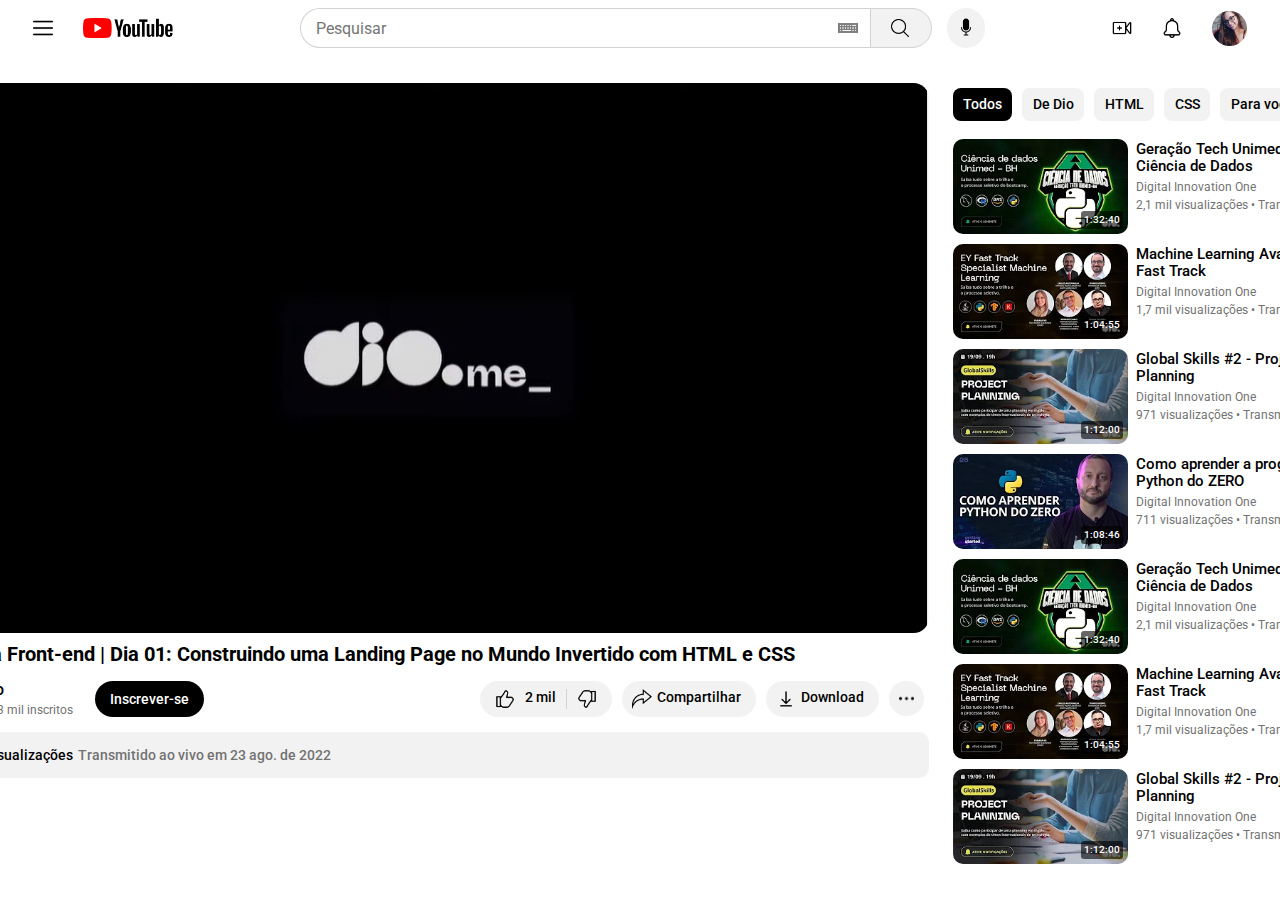
<file: Clonando a Página do Youtube com CSS/index.html>
<!DOCTYPE html>
<html lang="pt-br">

<head>
    <meta charset="UTF-8">
    <meta name="viewport" content="width=device-width, initial-scale=1.0">
    <title>DIO.me | CSS II: Desafio I</title>

    <link rel="stylesheet" href="assets/css/style.css">
</head>

<body>
    <header>
        <nav class="menu_main">
            <div class="menu_home">
                <img src="assets/images/icon/menu.png" class="icon" alt="">
                <img src="assets/images/youtubeLogo.png" id="website_logo" alt="">
            </div>

            <div class="menu_search">
                <input type="search" name="" id="" placeholder="Pesquisar">
                <img src="assets/images/icon/keyboard.png" class="icon" alt="">
                
                <div class="colored">
                    <img src="assets/images/icon/search.png" class="icon" alt="">
                </div>

                <div class="round colored">
                    <img src="assets/images/icon/mic.png" class="icon other" alt="">
                </div>
            </div>
            
            <div class="menu_user-actions">
                <img src="assets/images/icon/add-video.png" class="icon" alt="">
                <img src="assets/images/icon/notification-bell.png" class="icon" alt="">

                <img src="assets/images/avatarCanalUsuario.png" class="avatar avatar_user-channel" alt="">
            </div>
        </nav>
    </header>

    <main>
        <section class="video_container">
            <article class="video_content">
                <img src="assets/images/videoConteudo.png" id="video_streaming" class="video" alt="">
            </article>

            <article class="video_details">
                <h1 id="video_title">Semana Front-end | Dia 01: Construindo uma Landing Page no Mundo Invertido com HTML e CSS</h1>
                
                <div class="video_actions">
                    <div class="channel_preview">
                        <img src="assets/images/avatarCanalYoutube.jpg" class="avatar avatar_streaming-channel" alt="">
                        <div class="channel_info">
                            <p id="channel_info-title">Dio</p>
                            <p>83,3 mil inscritos</p>
                        </div>
                        
                    <button id="subscribe_button">Inscrever-se</button>
                    </div>

                <div class="video_actions">  
                    <div class="colored video_actions reaction">
                        <div class="feedback">
                            <img src="assets/images/icon/thumbs-up.png" class="icon" title='Marcar como "Gostei"' alt="">
                            <p>2 mil</p>
                        </div>
                        <img src="assets/images/icon/thumbs-down.png" class="icon" title='Marcar como "Não gostei"' alt="">
                    </div>
                    
                    <div class="colored video_actions other">
                        <img src="assets/images/icon/share.png" class="icon" title="Compartilhar" alt="">
                        <p>Compartilhar</p>
                    </div>
                    
                    <div class="colored video_actions other">
                        <img src="assets/images/icon/download.png" class="icon" title="Download" alt="">
                        <p>Download</p>
                    </div>

                    <div class="round colored video_actions other">
                        <img src="assets/images/icon/more_horizontal.png" class="icon" alt="">
                    </div>
                </div>
                </div>

                <details id="video_details-info">
                    <summary class="video_details-data">
                        <p>28.418 visualizações</p>
                        <p>Transmitido ao vivo em 23 ago. de 2022</p>
                    </summary>

                    <div class="video_details-description">
                        <p>Inicie uma aventura imersiva no mundo do Front-end com HTML e CSS. Para isso, criaremos uma
                            landing page com a temática da série Stranger Things, a qual contará com a implementação de um
                            theme switcher (light e dark) para explorarmos os mistérios do mundo invertido.</p>
                        </div>
                </details>
            </article>
        </section>

        <aside>
            <section class="sidebar">
                <article class="categories_sidebar">
                    <div class="video_categories">
                        <ul class="suggested_categories">
                            <li class="selected_suggested_category">Todos</li>
                            <li>De Dio</li>
                            <li>HTML</li>
                            <li>CSS</li>
                            <li>Para você</li>
                        </ul>

                        <img src="assets/images/icon/right-pointed_arrow.png" class="icon" alt="">
                    </div>
                </article>

                <article class="recommended_sidebar-video">
                    <div class="video_thumbnail">
                        <img src="assets/images/sidebar/a4517af358672fc9b1abddb2fe5faf42.png" class="video"
                        alt="">
                        <p class="video_timestamp">1:32:40</p>
                    </div>

                    <div class="recommended_sidebar-video_info">
                        <p class="suggested_video-title">Geração Tech Unimed - BH - Ciência de Dados</p>
                        <p>Digital Innovation One</p>
                        <p>2,1 mil visualizações • Transmitido...</p>
                    </div>
                    <img src="assets/images/icon/more_vertical.png" class="icon" alt="">
                </article>

                <!-- scrum talks -->

                <article class="recommended_sidebar-video">
                    <div class="video_thumbnail">
                        <img src="assets/images/sidebar/799f7d106fa23e01cdd29dd12e77868e.png" class="video"
                        alt="">
                        <p class="video_timestamp">1:04:55</p>
                    </div>

                    <div class="recommended_sidebar-video_info">
                        <p class="suggested_video-title">Machine Learning Avançado - Fast Track</p>
                        <p>Digital Innovation One</p>
                        <p>1,7 mil visualizações • Transmitido...</p>
                    </div>
                    <img src="assets/images/icon/more_vertical.png" class="icon" alt="">
                </article>

                <article class="recommended_sidebar-video">
                    <div class="video_thumbnail">
                        <img src="assets/images/sidebar/e38fba1dbc09654449afab6b748e2957.png" class="video"
                        alt="">
                        <p class="video_timestamp">1:12:00</p>
                    </div>

                    <div class="recommended_sidebar-video_info">
                        <p class="suggested_video-title">Global Skills #2 - Project Planning</p>
                        <p>Digital Innovation One</p>
                        <p>971 visualizações • Transmitido...</p>
                    </div>
                    <img src="assets/images/icon/more_vertical.png" class="icon" alt="">
                </article>

                <article class="recommended_sidebar-video">
                    <div class="video_thumbnail">
                        <img src="assets/images/sidebar/3c31408bfbba041512d82157cb9e1c91.png" class="video"
                        alt="">
                        <p class="video_timestamp">1:08:46</p>
                    </div>

                    <div class="recommended_sidebar-video_info">
                        <p class="suggested_video-title">Como aprender a programar Python do ZERO</p>
                        <p>Digital Innovation One</p>
                        <p>711 visualizações • Transmitido...</p>
                    </div>
                    <img src="assets/images/icon/more_vertical.png" class="icon" alt="">
                </article>

                <article class="recommended_sidebar-video">
                    <div class="video_thumbnail">
                        <img src="assets/images/sidebar/a4517af358672fc9b1abddb2fe5faf42.png" class="video"
                        alt="">
                        <p class="video_timestamp">1:32:40</p>
                    </div>

                    <div class="recommended_sidebar-video_info">
                        <p class="suggested_video-title">Geração Tech Unimed - BH - Ciência de Dados</p>
                        <p>Digital Innovation One</p>
                        <p>2,1 mil visualizações • Transmitido...</p>
                    </div>
                    <img src="assets/images/icon/more_vertical.png" class="icon" alt="">
                </article>

                <!-- scrum talks -->

                <article class="recommended_sidebar-video">
                    <div class="video_thumbnail">
                        <img src="assets/images/sidebar/799f7d106fa23e01cdd29dd12e77868e.png" class="video"
                        alt="">
                        <p class="video_timestamp">1:04:55</p>
                    </div>

                    <div class="recommended_sidebar-video_info">
                        <p class="suggested_video-title">Machine Learning Avançado - Fast Track</p>
                        <p>Digital Innovation One</p>
                        <p>1,7 mil visualizações • Transmitido...</p>
                    </div>
                    <img src="assets/images/icon/more_vertical.png" class="icon" alt="">
                </article>

                <article class="recommended_sidebar-video">
                    <div class="video_thumbnail">
                        <img src="assets/images/sidebar/e38fba1dbc09654449afab6b748e2957.png" class="video"
                        alt="">
                        <p class="video_timestamp">1:12:00</p>
                    </div>

                    <div class="recommended_sidebar-video_info">
                        <p class="suggested_video-title">Global Skills #2 - Project Planning</p>
                        <p>Digital Innovation One</p>
                        <p>971 visualizações • Transmitido...</p>
                    </div>
                    <img src="assets/images/icon/more_vertical.png" class="icon" alt="">
                </article>
            </section>
        </aside>
    </main>
</body>

</html>
</file>
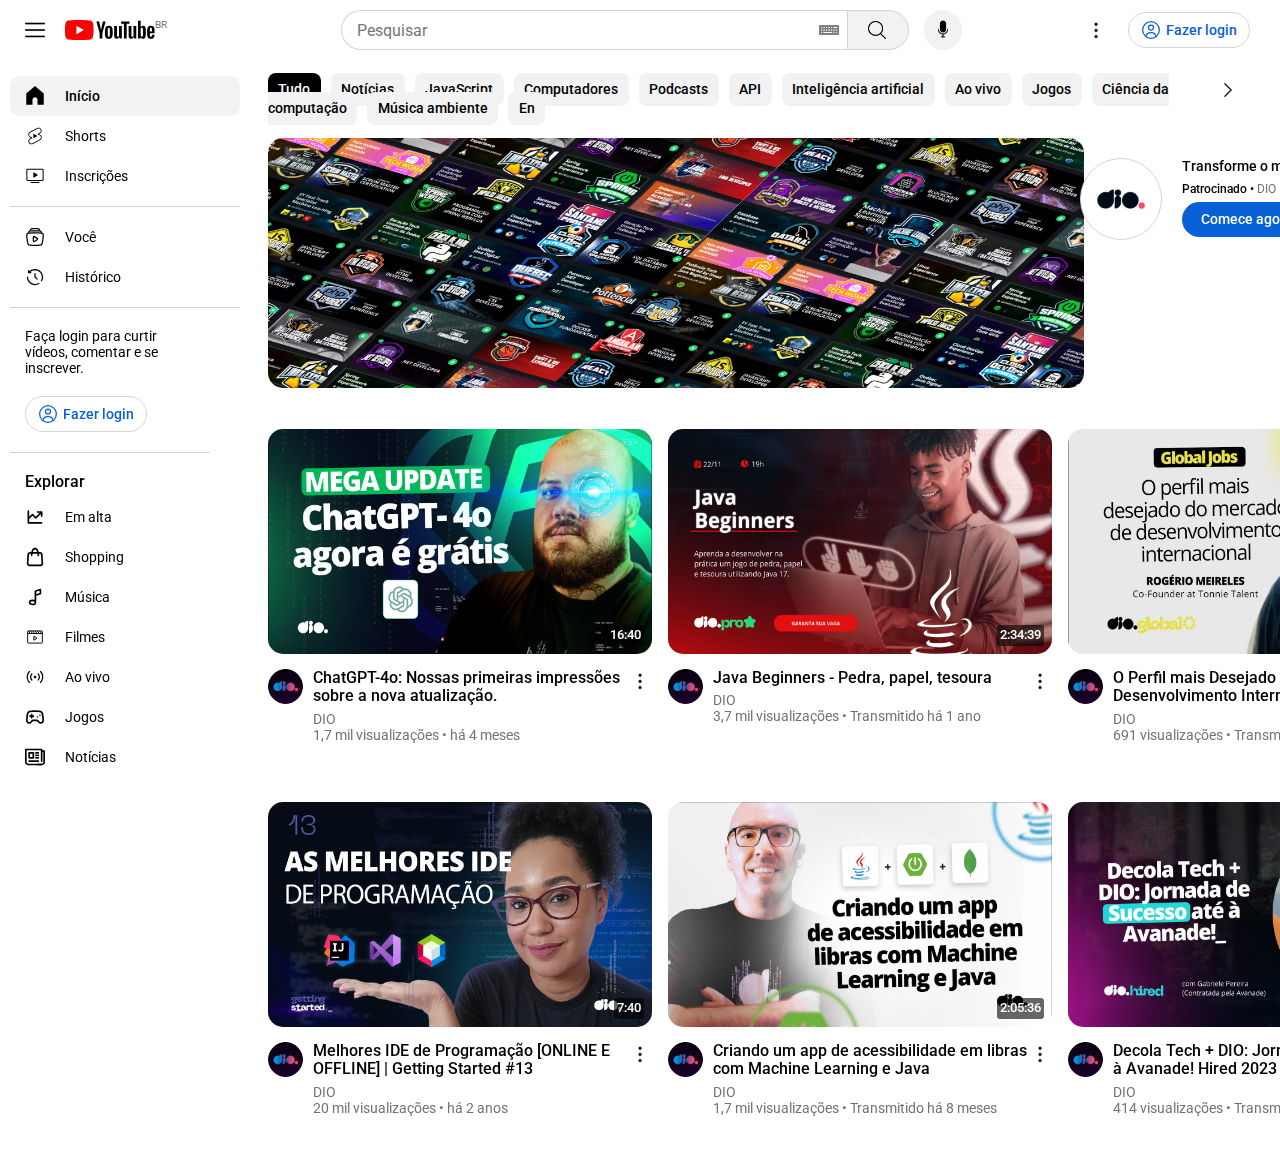
<file: Reproduzindo a Listagem do YouTube com Grid Layout no CSS/index.html>
<!DOCTYPE html>
<html lang="pt-br">

<head>
    <meta charset="UTF-8">
    <meta name="viewport" content="width=device-width, initial-scale=1.0">
    <title>DIO.me | CSS II: Desafio II</title>

    <link rel="stylesheet" href="assets/css/style.css">
</head>

<body>
    <header id="main_header">
        <nav class="menu_main">
            <div class="menu_home">
                <img src="assets/icons/menu.png" class="icon" alt="Botão menu">
                <img src="assets/icons/svg/logo/youtube.svg" id="website_logo" alt="Youtube"><sup aria-hidden="true">BR</sup>
            </div>

            <div class="menu_search">
                <label for="search_query">Pesquisar</label>
                <input type="search" name="search_input" id="search_query" placeholder="Pesquisar">
                <img src="assets/icons/keyboard.png" class="icon" alt="Ícone teclado virtual">

                <div class="colored">
                    <img src="assets/icons/search.png" class="icon" alt="Ícone lupa de pesquisa">
                </div>

                <div class="round colored">
                    <img src="assets/icons/mic.png" class="icon other" alt="Ícone pesquisar por voz">
                </div>
            </div>

            <div class="menu_user-actions">
                <img src="assets/icons/more_vertical.png" id="more_options" class="icon" alt="Botão mais opções">

                <div class="menu_user-login">
                    <svg width="800px" height="800px" viewBox="0 0 24 24" fill="none"
                        xmlns="http://www.w3.org/2000/svg">

                        <g id="SVGRepo_bgCarrier" stroke-width="0" />

                        <g id="SVGRepo_tracerCarrier" stroke-linecap="round" stroke-linejoin="round" />

                        <g id="SVGRepo_iconCarrier">
                            <circle cx="12" cy="9" r="3" stroke="#065fd4" stroke-width="1.5" />
                            <circle cx="12" cy="12" r="10" stroke="#065fd4" stroke-width="1.5" />
                            <path
                                d="M17.9691 20C17.81 17.1085 16.9247 15 11.9999 15C7.07521 15 6.18991 17.1085 6.03076 20"
                                stroke="#065fd4" stroke-width="1.5" stroke-linecap="round" />
                        </g>
                    </svg>
                    <p>Fazer login</p>
                </div>
            </div>
        </nav>
    </header>

    <section id="main_navbar">
        <nav class="menu_section">
            <div>
                <ul>
                    <li class="selected_menu-category">
                        <svg width="800px" height="800px" viewBox="0 0 16 16" fill="none"
                            xmlns="http://www.w3.org/2000/svg">
                            <path d="M1 6V15H6V11C6 9.89543 6.89543 9 8 9C9.10457 9 10 9.89543 10 11V15H15V6L8 0L1 6Z"
                                fill="#000000" />
                        </svg>
                        Início</li>

                    <li>
                        <svg xmlns="http://www.w3.org/2000/svg" height="800px" viewBox="0 0 24 24" width="800px">
                            <path
                                d="M10 14.65v-5.3L15 12l-5 2.65zm7.77-4.33-1.2-.5L18 9.06c1.84-.96 2.53-3.23 1.56-5.06s-3.24-2.53-5.07-1.56L6 6.94c-1.29.68-2.07 2.04-2 3.49.07 1.42.93 2.67 2.22 3.25.03.01 1.2.5 1.2.5L6 14.93c-1.83.97-2.53 3.24-1.56 5.07.97 1.83 3.24 2.53 5.07 1.56l8.5-4.5c1.29-.68 2.06-2.04 1.99-3.49-.07-1.42-.94-2.68-2.23-3.25zm-.23 5.86-8.5 4.5c-1.34.71-3.01.2-3.72-1.14-.71-1.34-.2-3.01 1.14-3.72l2.04-1.08v-1.21l-.69-.28-1.11-.46c-.99-.41-1.65-1.35-1.7-2.41-.05-1.06.52-2.06 1.46-2.56l8.5-4.5c1.34-.71 3.01-.2 3.72 1.14.71 1.34.2 3.01-1.14 3.72L15.5 9.26v1.21l1.8.74c.99.41 1.65 1.35 1.7 2.41.05 1.06-.52 2.06-1.46 2.56z">
                            </path>
                        </svg>
                        Shorts</li>

                    <li>
                        <svg width="800px" height="800px" viewBox="0 0 1024 1024" class="icon" version="1.1"
                            xmlns="http://www.w3.org/2000/svg" fill="#000000">

                            <g id="SVGRepo_bgCarrier" stroke-width="0" />

                            <g id="SVGRepo_tracerCarrier" stroke-linecap="round" stroke-linejoin="round" />

                            <g id="SVGRepo_iconCarrier">
                                <path
                                    d="M892.9 145.2H130.1c-33.5 0-60.7 27.2-60.7 60.7v503.4c0 33.4 27.2 60.7 60.7 60.7h762.8c33.5 0 60.7-27.2 60.7-60.7V205.8c0-33.4-27.3-60.6-60.7-60.6z m8.7 564.1c0 4.8-3.9 8.7-8.7 8.7H130.1c-4.8 0-8.7-3.9-8.7-8.7V205.8c0-4.8 3.9-8.7 8.7-8.7h762.8c4.8 0 8.7 3.9 8.7 8.7v503.5zM719.3 823.9h-416c-14.4 0-26 11.6-26 26s11.6 26 26 26h416.1c14.4 0 26-11.6 26-26s-11.7-26-26.1-26z m-83.2-384.8l-173.4-104c-8-4.8-18-4.9-26.2-0.3-8.1 4.6-13.2 13.3-13.2 22.6v208c0 9.4 5 18 13.2 22.6 4 2.3 8.4 3.4 12.8 3.4 4.6 0 9.3-1.3 13.4-3.7l173.4-104c7.8-4.7 12.6-13.2 12.6-22.3 0-9.1-4.8-17.6-12.6-22.3z"
                                    fill="#000000" />
                            </g>
                        </svg>
                        Inscrições</li>
                </ul>
            </div>

            <div>
                <ul>
                    <li>
                        <svg width="800px" height="800px" viewBox="0 0 24 24" fill="none"
                            xmlns="http://www.w3.org/2000/svg">

                            <g id="SVGRepo_bgCarrier" stroke-width="0" />

                            <g id="SVGRepo_tracerCarrier" stroke-linecap="round" stroke-linejoin="round" />

                            <g id="SVGRepo_iconCarrier">
                                <path
                                    d="M19.5617 7C19.7904 5.69523 18.7863 4.5 17.4617 4.5H6.53788C5.21323 4.5 4.20922 5.69523 4.43784 7"
                                    stroke="#000000" stroke-width="1.5" />
                                <path
                                    d="M17.4999 4.5C17.5283 4.24092 17.5425 4.11135 17.5427 4.00435C17.545 2.98072 16.7739 2.12064 15.7561 2.01142C15.6497 2 15.5194 2 15.2588 2H8.74099C8.48035 2 8.35002 2 8.24362 2.01142C7.22584 2.12064 6.45481 2.98072 6.45704 4.00434C6.45727 4.11135 6.47146 4.2409 6.49983 4.5"
                                    stroke="#000000" stroke-width="1.5" />
                                <path
                                    d="M14.5812 13.6159C15.1396 13.9621 15.1396 14.8582 14.5812 15.2044L11.2096 17.2945C10.6669 17.6309 10 17.1931 10 16.5003L10 12.32C10 11.6273 10.6669 11.1894 11.2096 11.5258L14.5812 13.6159Z"
                                    stroke="#000000" stroke-width="1.5" />
                                <path
                                    d="M2.38351 13.793C1.93748 10.6294 1.71447 9.04765 2.66232 8.02383C3.61017 7 5.29758 7 8.67239 7H15.3276C18.7024 7 20.3898 7 21.3377 8.02383C22.2855 9.04765 22.0625 10.6294 21.6165 13.793L21.1935 16.793C20.8437 19.2739 20.6689 20.5143 19.7717 21.2572C18.8745 22 17.5512 22 14.9046 22H9.09536C6.44881 22 5.12553 22 4.22834 21.2572C3.33115 20.5143 3.15626 19.2739 2.80648 16.793L2.38351 13.793Z"
                                    stroke="#000000" stroke-width="1.5" />
                            </g>
                        </svg>
                        Você</li>

                    <li>
                        <svg width="800px" height="800px" viewBox="0 0 24 24" fill="none"
                            xmlns="http://www.w3.org/2000/svg">

                            <g id="SVGRepo_bgCarrier" stroke-width="0" />

                            <g id="SVGRepo_tracerCarrier" stroke-linecap="round" stroke-linejoin="round" />

                            <g id="SVGRepo_iconCarrier">
                                <path d="M12 8V12L14.5 14.5" stroke="#000000" stroke-width="1.5" stroke-linecap="round"
                                    stroke-linejoin="round" />
                                <path
                                    d="M5.60423 5.60423L5.0739 5.0739V5.0739L5.60423 5.60423ZM4.33785 6.87061L3.58786 6.87438C3.58992 7.28564 3.92281 7.61853 4.33408 7.6206L4.33785 6.87061ZM6.87963 7.63339C7.29384 7.63547 7.63131 7.30138 7.63339 6.88717C7.63547 6.47296 7.30138 6.13549 6.88717 6.13341L6.87963 7.63339ZM5.07505 4.32129C5.07296 3.90708 4.7355 3.57298 4.32129 3.57506C3.90708 3.57715 3.57298 3.91462 3.57507 4.32882L5.07505 4.32129ZM3.75 12C3.75 11.5858 3.41421 11.25 3 11.25C2.58579 11.25 2.25 11.5858 2.25 12H3.75ZM16.8755 20.4452C17.2341 20.2378 17.3566 19.779 17.1492 19.4204C16.9418 19.0619 16.483 18.9393 16.1245 19.1468L16.8755 20.4452ZM19.1468 16.1245C18.9393 16.483 19.0619 16.9418 19.4204 17.1492C19.779 17.3566 20.2378 17.2341 20.4452 16.8755L19.1468 16.1245ZM5.14033 5.07126C4.84598 5.36269 4.84361 5.83756 5.13505 6.13191C5.42648 6.42626 5.90134 6.42862 6.19569 6.13719L5.14033 5.07126ZM18.8623 5.13786C15.0421 1.31766 8.86882 1.27898 5.0739 5.0739L6.13456 6.13456C9.33366 2.93545 14.5572 2.95404 17.8017 6.19852L18.8623 5.13786ZM5.0739 5.0739L3.80752 6.34028L4.86818 7.40094L6.13456 6.13456L5.0739 5.0739ZM4.33408 7.6206L6.87963 7.63339L6.88717 6.13341L4.34162 6.12062L4.33408 7.6206ZM5.08784 6.86684L5.07505 4.32129L3.57507 4.32882L3.58786 6.87438L5.08784 6.86684ZM12 3.75C16.5563 3.75 20.25 7.44365 20.25 12H21.75C21.75 6.61522 17.3848 2.25 12 2.25V3.75ZM12 20.25C7.44365 20.25 3.75 16.5563 3.75 12H2.25C2.25 17.3848 6.61522 21.75 12 21.75V20.25ZM16.1245 19.1468C14.9118 19.8483 13.5039 20.25 12 20.25V21.75C13.7747 21.75 15.4407 21.2752 16.8755 20.4452L16.1245 19.1468ZM20.25 12C20.25 13.5039 19.8483 14.9118 19.1468 16.1245L20.4452 16.8755C21.2752 15.4407 21.75 13.7747 21.75 12H20.25ZM6.19569 6.13719C7.68707 4.66059 9.73646 3.75 12 3.75V2.25C9.32542 2.25 6.90113 3.32791 5.14033 5.07126L6.19569 6.13719Z"
                                    fill="#000000" />
                            </g>
                        </svg>
                        Histórico</li>
                </ul>
            </div>

            <ul class="menu_login-cameo">
                <li>Faça login para curtir vídeos, comentar e se inscrever.</li>

                <li class="menu_user-actions">
                    <div class="menu_user-login">
                        <svg width="800px" height="800px" viewBox="0 0 24 24" fill="none"
                            xmlns="http://www.w3.org/2000/svg">

                            <g id="SVGRepo_bgCarrier" stroke-width="0" />

                            <g id="SVGRepo_tracerCarrier" stroke-linecap="round" stroke-linejoin="round" />

                            <g id="SVGRepo_iconCarrier">
                                <circle cx="12" cy="9" r="3" stroke="#065fd4" stroke-width="1.5" />
                                <circle cx="12" cy="12" r="10" stroke="#065fd4" stroke-width="1.5" />
                                <path
                                    d="M17.9691 20C17.81 17.1085 16.9247 15 11.9999 15C7.07521 15 6.18991 17.1085 6.03076 20"
                                    stroke="#065fd4" stroke-width="1.5" stroke-linecap="round" />
                            </g>
                        </svg>
                        <p>Fazer login</p>
                    </div>
                </li>
            </ul>

            <div>
                <ul>
                    <p class="nav_section-title">Explorar</p>

                    <li>
                        <svg width="800px" height="800px" viewBox="0 0 24 24" fill="none"
                            xmlns="http://www.w3.org/2000/svg">

                            <g id="SVGRepo_bgCarrier" stroke-width="0" />

                            <g id="SVGRepo_tracerCarrier" stroke-linecap="round" stroke-linejoin="round" />

                            <g id="SVGRepo_iconCarrier">
                                <path fill-rule="evenodd" clip-rule="evenodd"
                                    d="M5 5C5 4.44772 4.55228 4 4 4C3.44772 4 3 4.44772 3 5L3 13.9998C3 13.9999 3 14.0001 3 14.0002V19C3 19.5523 3.44772 20 4 20H20C20.5523 20 21 19.5523 21 19C21 18.4477 20.5523 18 20 18H5V14.4142L9 10.4142L12.2929 13.7071C12.6834 14.0976 13.3166 14.0976 13.7071 13.7071L19 8.41421V11C19 11.5523 19.4477 12 20 12C20.5523 12 21 11.5523 21 11V6C21 5.44772 20.5523 5 20 5H15C14.4477 5 14 5.44772 14 6C14 6.55228 14.4477 7 15 7H17.5858L13 11.5858L9.70711 8.29289C9.31658 7.90237 8.68342 7.90237 8.29289 8.29289L5 11.5858V5Z"
                                    fill="#000000" />
                            </g>
                        </svg>
                        Em alta</li>

                    <li>
                        <svg width="800px" height="800px" viewBox="0 0 24 24" fill="none"
                            xmlns="http://www.w3.org/2000/svg">

                            <g id="SVGRepo_bgCarrier" stroke-width="0" />

                            <g id="SVGRepo_tracerCarrier" stroke-linecap="round" stroke-linejoin="round" />

                            <g id="SVGRepo_iconCarrier">
                                <path fill-rule="evenodd" clip-rule="evenodd"
                                    d="M16.5285 6C16.5098 5.9193 16.4904 5.83842 16.4701 5.75746C16.2061 4.70138 15.7904 3.55383 15.1125 2.65C14.4135 1.71802 13.3929 1 12 1C10.6071 1 9.58648 1.71802 8.88749 2.65C8.20962 3.55383 7.79387 4.70138 7.52985 5.75747C7.50961 5.83842 7.49016 5.9193 7.47145 6H5.8711C4.29171 6 2.98281 7.22455 2.87775 8.80044L2.14441 19.8004C2.02898 21.532 3.40238 23 5.13777 23H18.8622C20.5976 23 21.971 21.532 21.8556 19.8004L21.1222 8.80044C21.0172 7.22455 19.7083 6 18.1289 6H16.5285ZM8 11C8.57298 11 8.99806 10.5684 9.00001 9.99817C9.00016 9.97438 9.00044 9.9506 9.00084 9.92682C9.00172 9.87413 9.00351 9.79455 9.00718 9.69194C9.01451 9.48652 9.0293 9.18999 9.05905 8.83304C9.08015 8.57976 9.10858 8.29862 9.14674 8H14.8533C14.8914 8.29862 14.9198 8.57976 14.941 8.83305C14.9707 9.18999 14.9855 9.48652 14.9928 9.69194C14.9965 9.79455 14.9983 9.87413 14.9992 9.92682C14.9996 9.95134 14.9999 9.97587 15 10.0004C15 10.0004 15 11 16 11C17 11 17 9.99866 17 9.99866C16.9999 9.9636 16.9995 9.92854 16.9989 9.89349C16.9978 9.829 16.9957 9.7367 16.9915 9.62056C16.9833 9.38848 16.9668 9.06001 16.934 8.66695C16.917 8.46202 16.8953 8.23812 16.8679 8H18.1289C18.6554 8 19.0917 8.40818 19.1267 8.93348L19.86 19.9335C19.8985 20.5107 19.4407 21 18.8622 21H5.13777C4.55931 21 4.10151 20.5107 4.13998 19.9335L4.87332 8.93348C4.90834 8.40818 5.34464 8 5.8711 8H7.13208C7.10465 8.23812 7.08303 8.46202 7.06595 8.66696C7.0332 9.06001 7.01674 9.38848 7.00845 9.62056C7.0043 9.7367 7.00219 9.829 7.00112 9.89349C7.00054 9.92785 7.00011 9.96221 7 9.99658C6.99924 10.5672 7.42833 11 8 11ZM9.53352 6H14.4665C14.2353 5.15322 13.921 4.39466 13.5125 3.85C13.0865 3.28198 12.6071 3 12 3C11.3929 3 10.9135 3.28198 10.4875 3.85C10.079 4.39466 9.76472 5.15322 9.53352 6Z"
                                    fill="#000000" />
                            </g>
                        </svg>
                        Shopping</li>

                    <li>
                        <svg width="800px" height="800px" viewBox="0 0 24 24" fill="none"
                            xmlns="http://www.w3.org/2000/svg">

                            <g id="SVGRepo_bgCarrier" stroke-width="0" />

                            <g id="SVGRepo_tracerCarrier" stroke-linecap="round" stroke-linejoin="round" />

                            <g id="SVGRepo_iconCarrier">
                                <path
                                    d="M12.5 8.89001V18.5M12.5 8.89001V5.57656C12.5 5.36922 12.5 5.26554 12.5347 5.17733C12.5653 5.09943 12.615 5.03047 12.6792 4.97678C12.752 4.91597 12.8503 4.88318 13.047 4.81761L17.447 3.35095C17.8025 3.23245 17.9803 3.17319 18.1218 3.20872C18.2456 3.23982 18.3529 3.31713 18.4216 3.42479C18.5 3.54779 18.5 3.73516 18.5 4.10989V7.42335C18.5 7.63069 18.5 7.73436 18.4653 7.82258C18.4347 7.90048 18.385 7.96943 18.3208 8.02313C18.248 8.08394 18.1497 8.11672 17.953 8.18229L13.553 9.64896C13.1975 9.76746 13.0197 9.82671 12.8782 9.79119C12.7544 9.76009 12.6471 9.68278 12.5784 9.57512C12.5 9.45212 12.5 9.26475 12.5 8.89001ZM12.5 18.5C12.5 19.8807 10.933 21 9 21C7.067 21 5.5 19.8807 5.5 18.5C5.5 17.1192 7.067 16 9 16C10.933 16 12.5 17.1192 12.5 18.5Z"
                                    stroke="#000000" stroke-width="2" stroke-linecap="round" stroke-linejoin="round" />
                            </g>
                        </svg>
                        Música</li>

                    <li>
                        <svg width="800px" height="800px" viewBox="0 0 64 64" xmlns="http://www.w3.org/2000/svg"
                            stroke-width="3" stroke="#000000" fill="none">

                            <g id="SVGRepo_bgCarrier" stroke-width="0" />

                            <g id="SVGRepo_tracerCarrier" stroke-linecap="round" stroke-linejoin="round" />

                            <g id="SVGRepo_iconCarrier">
                                <rect x="8.5" y="12.5" width="47" height="39" rx="2" />

                                <line x1="8.5" y1="20.88" x2="55.5" y2="20.88" />
                                <path
                                    d="M28.06,30.42V41.7a.5.5,0,0,0,.8.4l9.29-5.7a.49.49,0,0,0-.07-.85L28.79,30A.51.51,0,0,0,28.06,30.42Z" />

                                <line x1="10.5" y1="12.5" x2="17.33" y2="20.88" />

                                <line x1="17.41" y1="12.5" x2="24.24" y2="20.88" />

                                <line x1="24.38" y1="12.5" x2="31.21" y2="20.88" />

                                <line x1="31.77" y1="12.5" x2="38.6" y2="20.88" />

                                <line x1="39.15" y1="12.5" x2="45.98" y2="20.88" />

                                <line x1="46.67" y1="12.5" x2="53.5" y2="20.88" />

                            </g>
                        </svg>
                        Filmes</li>

                    <li>
                        <svg width="800px" height="800px" viewBox="0 0 24 24" version="1.1"
                            xmlns="http://www.w3.org/2000/svg" xmlns:xlink="http://www.w3.org/1999/xlink" fill="#000000"
                            stroke="#000000">

                            <g id="SVGRepo_bgCarrier" stroke-width="0" />

                            <g id="SVGRepo_tracerCarrier" stroke-linecap="round" stroke-linejoin="round" />

                            <g id="SVGRepo_iconCarrier">
                                <g id="🔍-Product-Icons" stroke="none" stroke-width="1" fill="none" fill-rule="evenodd">
                                    <g id="ic_fluent_live_24_regular" fill="#000000" fill-rule="nonzero">
                                        <path
                                            d="M5.98959236,4.92893219 C6.28248558,5.22182541 6.28248558,5.69669914 5.98959236,5.98959236 C2.67013588,9.30904884 2.67013588,14.6909512 5.98959236,18.0104076 C6.28248558,18.3033009 6.28248558,18.7781746 5.98959236,19.0710678 C5.69669914,19.363961 5.22182541,19.363961 4.92893219,19.0710678 C1.02368927,15.1658249 1.02368927,8.83417511 4.92893219,4.92893219 C5.22182541,4.63603897 5.69669914,4.63603897 5.98959236,4.92893219 Z M19.0710678,4.92893219 C22.9763107,8.83417511 22.9763107,15.1658249 19.0710678,19.0710678 C18.7781746,19.363961 18.3033009,19.363961 18.0104076,19.0710678 C17.7175144,18.7781746 17.7175144,18.3033009 18.0104076,18.0104076 C21.3298641,14.6909512 21.3298641,9.30904884 18.0104076,5.98959236 C17.7175144,5.69669914 17.7175144,5.22182541 18.0104076,4.92893219 C18.3033009,4.63603897 18.7781746,4.63603897 19.0710678,4.92893219 Z M8.81801948,7.75735931 C9.1109127,8.05025253 9.1109127,8.52512627 8.81801948,8.81801948 C7.06066017,10.5753788 7.06066017,13.4246212 8.81801948,15.1819805 C9.1109127,15.4748737 9.1109127,15.9497475 8.81801948,16.2426407 C8.52512627,16.5355339 8.05025253,16.5355339 7.75735931,16.2426407 C5.41421356,13.8994949 5.41421356,10.1005051 7.75735931,7.75735931 C8.05025253,7.46446609 8.52512627,7.46446609 8.81801948,7.75735931 Z M16.2426407,7.75735931 C18.5857864,10.1005051 18.5857864,13.8994949 16.2426407,16.2426407 C15.9497475,16.5355339 15.4748737,16.5355339 15.1819805,16.2426407 C14.8890873,15.9497475 14.8890873,15.4748737 15.1819805,15.1819805 C16.9393398,13.4246212 16.9393398,10.5753788 15.1819805,8.81801948 C14.8890873,8.52512627 14.8890873,8.05025253 15.1819805,7.75735931 C15.4748737,7.46446609 15.9497475,7.46446609 16.2426407,7.75735931 Z M12,10.5 C12.8284271,10.5 13.5,11.1715729 13.5,12 C13.5,12.8284271 12.8284271,13.5 12,13.5 C11.1715729,13.5 10.5,12.8284271 10.5,12 C10.5,11.1715729 11.1715729,10.5 12,10.5 Z">
                                        </path>
                                    </g>
                                </g>
                            </g>
                        </svg>
                        Ao vivo</li>

                    <li>
                        <svg width="800px" height="800px" viewBox="0 0 24 24" fill="none"
                            xmlns="http://www.w3.org/2000/svg">

                            <g id="SVGRepo_bgCarrier" stroke-width="0" />

                            <g id="SVGRepo_tracerCarrier" stroke-linecap="round" stroke-linejoin="round" />

                            <g id="SVGRepo_iconCarrier">
                                <path
                                    d="M6.00014 11H10.0001M8.00014 9V13M15.0001 12H15.0101M18.0001 10H18.0101M10.4491 5H13.5512C16.1761 5 17.4885 5 18.5187 5.49743C19.4257 5.9354 20.1793 6.63709 20.6808 7.51059C21.2503 8.5027 21.3438 9.81181 21.5309 12.43L21.7769 15.8745C21.8975 17.5634 20.5599 19 18.8667 19C18.0008 19 17.1796 18.6154 16.6253 17.9502L16.2501 17.5C15.907 17.0882 15.7354 16.8823 15.54 16.7159C15.1305 16.3672 14.6346 16.1349 14.1045 16.0436C13.8516 16 13.5836 16 13.0476 16H10.9527C10.4167 16 10.1487 16 9.89577 16.0436C9.36563 16.1349 8.86981 16.3672 8.46024 16.7159C8.26487 16.8823 8.09329 17.0882 7.75013 17.5L7.37497 17.9502C6.82064 18.6154 5.99949 19 5.13359 19C3.44037 19 2.10275 17.5634 2.22339 15.8745L2.46942 12.43C2.65644 9.81181 2.74994 8.5027 3.31951 7.51059C3.82098 6.63709 4.57458 5.9354 5.48159 5.49743C6.51176 5 7.8242 5 10.4491 5Z"
                                    stroke="#000000" stroke-width="2" stroke-linecap="round" stroke-linejoin="round" />
                            </g>
                        </svg>
                        Jogos</li>

                    <li>
                        <svg fill="#000000" version="1.1" id="Layer_1" xmlns:x="&amp;ns_extend;" xmlns:i="&amp;ns_ai;"
                            xmlns:graph="&amp;ns_graphs;" xmlns="http://www.w3.org/2000/svg"
                            xmlns:xlink="http://www.w3.org/1999/xlink" width="800px" height="800px" viewBox="0 0 24 24"
                            enable-background="new 0 0 24 24" xml:space="preserve">

                            <g id="SVGRepo_bgCarrier" stroke-width="0" />

                            <g id="SVGRepo_tracerCarrier" stroke-linecap="round" stroke-linejoin="round" />

                            <g id="SVGRepo_iconCarrier">
                                <metadata>
                                    <sfw>
                                        <slices> </slices>
                                        <slicesourcebounds width="505" height="984" bottomleftorigin="true" x="0"
                                            y="-120"> </slicesourcebounds>
                                    </sfw>
                                </metadata>
                                <g>
                                    <g>
                                        <g>
                                            <path
                                                d="M20,22H4c-2.2,0-4-1.8-4-4V3c0-0.6,0.4-1,1-1h19c0.6,0,1,0.4,1,1v14c0,0.6-0.4,1-1,1s-1-0.4-1-1V4H2v14c0,1.1,0.9,2,2,2 h16c0.6,0,1,0.4,1,1S20.6,22,20,22z" />
                                        </g>
                                    </g>
                                    <g>
                                        <g>
                                            <path d="M12,4c-0.6,0-1-0.4-1-1s0.4-1,1-1h0c0.6,0,1,0.4,1,1S12.6,4,12,4z" />
                                        </g>
                                    </g>
                                    <g>
                                        <g>
                                            <path
                                                d="M20,22h-5c-0.6,0-1-0.4-1-1s0.4-1,1-1h5c1.1,0,2-0.9,2-2V6h-2c-0.6,0-1-0.4-1-1s0.4-1,1-1h3c0.6,0,1,0.4,1,1v13 C24,20.2,22.2,22,20,22z" />
                                        </g>
                                    </g>
                                    <g>
                                        <g>
                                            <path
                                                d="M10,14H5c-0.6,0-1-0.4-1-1V7c0-0.6,0.4-1,1-1h5c0.6,0,1,0.4,1,1v6C11,13.6,10.6,14,10,14z M6,12h3V8H6V12z" />
                                        </g>
                                    </g>
                                    <g>
                                        <g>
                                            <path
                                                d="M16,8h-3c-0.6,0-1-0.4-1-1s0.4-1,1-1h3c0.6,0,1,0.4,1,1S16.6,8,16,8z" />
                                        </g>
                                    </g>
                                    <g>
                                        <g>
                                            <path
                                                d="M16,11h-3c-0.6,0-1-0.4-1-1s0.4-1,1-1h3c0.6,0,1,0.4,1,1S16.6,11,16,11z" />
                                        </g>
                                    </g>
                                    <g>
                                        <g>
                                            <path
                                                d="M16,14h-3c-0.6,0-1-0.4-1-1s0.4-1,1-1h3c0.6,0,1,0.4,1,1S16.6,14,16,14z" />
                                        </g>
                                    </g>
                                    <g>
                                        <g>
                                            <path
                                                d="M16,18H5c-0.6,0-1-0.4-1-1s0.4-1,1-1h11c0.6,0,1,0.4,1,1S16.6,18,16,18z" />
                                        </g>
                                    </g>
                                </g>
                            </g>
                        </svg>
                        Notícias</li>

                    <li>
                        <svg width="800px" height="800px" viewBox="0 0 24 24" fill="none"
                            xmlns="http://www.w3.org/2000/svg">

                            <g id="SVGRepo_bgCarrier" stroke-width="0" />

                            <g id="SVGRepo_tracerCarrier" stroke-linecap="round" stroke-linejoin="round" />

                            <g id="SVGRepo_iconCarrier">
                                <path
                                    d="M8 21H16M12 21V17C9.23858 17 7 14.7614 7 12V4H17V12C17 13.1256 16.6281 14.1643 16.0004 15M17 6H18.5C19.8807 6 21 7.11929 21 8.5C21 9.88071 19.8807 11 18.5 11H17M7 11H5.5C4.11929 11 3 9.88071 3 8.5C3 7.11929 4.11929 6 5.5 6H7"
                                    stroke="#000000" stroke-width="1.5" stroke-linecap="round"
                                    stroke-linejoin="round" />
                            </g>
                        </svg>
                        Esportes</li>

                    <li>
                        <svg version="1.1" id="Icons" xmlns="http://www.w3.org/2000/svg"
                            xmlns:xlink="http://www.w3.org/1999/xlink" viewBox="0 0 32 32" xml:space="preserve"
                            width="800px" height="800px" fill="#000000">

                            <g id="SVGRepo_bgCarrier" stroke-width="0" />

                            <g id="SVGRepo_tracerCarrier" stroke-linecap="round" stroke-linejoin="round" />

                            <g id="SVGRepo_iconCarrier">
                                <style type="text/css">
                                    .st0 {
                                        fill: none;
                                        stroke: #000000;
                                        stroke-width: 2;
                                        stroke-linecap: round;
                                        stroke-linejoin: round;
                                        stroke-miterlimit: 10;
                                    }
                                </style>
                                <path class="st0" d="M26,3H9C7.3,3,6,4.3,6,6v0c0,1.7,1.3,3,3,3h17v20" />
                                <path class="st0" d="M26,29H9c-1.7,0-3-1.3-3-3v0V6" />
                                <line class="st0" x1="26" y1="6" x2="9" y2="6" />
                                <polyline class="st0" points="11,9 11,21 14,20 17,21 17,9 " />
                            </g>
                        </svg>
                        Cursos</li>
                        
                    <li>
                        <svg xmlns="http://www.w3.org/2000/svg" width="800px" height="800px" viewBox="0 0 24 24"
                            fill="none" stroke="#000000" stroke-width="2" stroke-linecap="round"
                            stroke-linejoin="round">

                            <g id="SVGRepo_bgCarrier" stroke-width="0" />

                            <g id="SVGRepo_tracerCarrier" stroke-linecap="round" stroke-linejoin="round" />

                            <g id="SVGRepo_iconCarrier">
                                <circle cx="12" cy="11" r="1" />
                                <path d="M17.03 18.46a9 9 0 10-10.02.03" />
                                <path d="M16.06 13.91a5 5 0 10-7.97.2" />
                                <path d="M11.11 17a.9.9 0 111.78 0l-.52 4.67a.37.37 0 01-.74 0l-.52-4.68z" />
                            </g>
                        </svg>
                        Podcasts</li>
                </ul>
            </div>

            <div>
                <ul>
                    <p class="nav_section-title">Mais do Youtube</p>

                    <li>
                        <svg xmlns="http://www.w3.org/2000/svg" viewBox="0 0 24 24">
                            <defs>
                                <radialGradient cx="5.4%" cy="7.11%" r="107.93%" fx="5.4%" fy="7.11%"
                                    gradientTransform="matrix(.70653 0 0 1 .016 0)">
                                    <stop offset="0%" stop-color="#FFF" />
                                    <stop offset="100%" stop-color="#FFF" stop-opacity="0" />
                                </radialGradient>
                            </defs>
                            <g fill="none" fill-rule="evenodd">
                                <path d="M1 1h21.77v22H1z" />
                                <g fill-rule="nonzero">
                                    <path fill="#F00"
                                        d="M22.54 7.6s-.2-1.5-.86-2.17c-.83-.87-1.75-.88-2.18-.93-3.04-.22-7.6-.2-7.6-.2s-4.56-.02-7.6.2c-.43.05-1.35.06-2.18.93-.65.67-.86 2.18-.86 2.18S1.04 9.4 1 11.18v1.66c.04 1.78.26 3.55.26 3.55s.2 1.5.86 2.18c.83.87 1.9.84 2.4.94 1.7.15 7.2.2 7.38.2 0 0 4.57 0 7.6-.22.43-.05 1.35-.06 2.18-.93.65-.67.86-2.18.86-2.18s.22-1.77.24-3.55v-1.66c-.02-1.78-.24-3.55-.24-3.55z" />
                                    <path fill="#FAFAFA" d="M9.68 8.9v6.18l5.84-3.1" />
                                    <path fill="#000" fill-opacity=".12" d="M9.68 8.88l5.13 3.48.73-.38" />
                                    <path fill="#FFF" fill-opacity=".2"
                                        d="M22.54 7.6s-.2-1.5-.86-2.17c-.83-.87-1.75-.88-2.18-.93-3.04-.22-7.6-.2-7.6-.2s-4.56-.02-7.6.2c-.43.05-1.35.06-2.18.93-.65.67-.86 2.18-.86 2.18S1.04 9.4 1 11.18v.1c.04-1.76.26-3.54.26-3.54s.2-1.5.86-2.17c.83-.88 1.75-.88 2.18-.93 3.04-.22 7.6-.2 7.6-.2s4.56-.02 7.6.2c.43.05 1.35.05 2.18.93.65.66.86 2.17.86 2.17s.22 1.78.23 3.55v-.1c0-1.8-.23-3.56-.23-3.56z" />
                                    <path fill="#3E2723" fill-opacity=".2"
                                        d="M22.54 16.4s-.2 1.5-.86 2.17c-.83.87-1.75.88-2.18.93-3.04.22-7.6.2-7.6.2s-4.56.02-7.6-.2c-.43-.05-1.35-.06-2.18-.93-.65-.67-.86-2.18-.86-2.18s-.22-1.8-.26-3.57v-.1c.04 1.76.26 3.54.26 3.54s.2 1.5.86 2.17c.83.88 1.75.88 2.18.93 3.04.22 7.6.2 7.6.2s4.56.02 7.6-.2c.43-.05 1.35-.05 2.18-.93.65-.66.86-2.17.86-2.17s.22-1.78.23-3.55v.1c0 1.8-.23 3.56-.23 3.56z" />
                                    <path fill="#FFF" fill-opacity=".2" d="M9.68 15.08v.1l5.84-3.08v-.12" />
                                    <path fill="#3E2723" fill-opacity=".2" d="M9.68 8.9v-.13l5.84 3.1v.1" />
                                    <path fill="url(#a_yt100)" fill-opacity=".1"
                                        d="M21.54 3.4s-.2-1.5-.86-2.18C19.85.35 18.93.35 18.5.3 15.46.07 10.9.1 10.9.1S6.34.07 3.3.3c-.43.05-1.35.05-2.18.92C.47 1.9.26 3.4.26 3.4S.04 5.17 0 6.95V8.6c.04 1.8.26 3.56.26 3.56s.2 1.52.86 2.18c.83.87 1.9.85 2.4.94 1.7.16 7.2.2 7.38.2 0 0 4.57 0 7.6-.2.43-.06 1.35-.07 2.18-.94.65-.66.86-2.18.86-2.18s.22-1.77.24-3.55V6.97c-.02-1.78-.24-3.55-.24-3.55z"
                                        transform="translate(1 4.208)" />
                                </g>
                            </g>
                        </svg>
                        <a href="https://www.youtube.com/premium" target="_blank">Youtube Premium</a></li>

                    <li>
                        <svg xmlns="http://www.w3.org/2000/svg" viewBox="0 0 24 24">
                            <circle fill="#FF0000" cx="12" cy="12" r="10" />
                            <polygon fill="#FFFFFF" points="10,14.65 10,9.35 15,12 " />
                            <path fill="#FFFFFF"
                                d="M12,7c2.76,0,5,2.24,5,5s-2.24,5-5,5s-5-2.24-5-5S9.24,7,12,7 M12,6c-3.31,0-6,2.69-6,6s2.69,6,6,6s6-2.69,6-6 S15.31,6,12,6L12,6z" />
                        </svg>
                        <a href="https://music.youtube.com/" target="_blank">Youtube Music</a></li>

                    <li>
                        <svg xmlns="http://www.w3.org/2000/svg" viewBox="0 0 24 24">
                            <path fill="#FF0000"
                                d="M21.39,13.19c0-0.08,0-0.15,0-0.22c-0.01-0.86-0.5-5-0.78-5.74c-0.32-0.85-0.76-1.5-1.31-1.91 c-0.9-0.67-1.66-0.82-2.6-0.84l-0.02,0c-0.4,0-3.01,0.32-5.2,0.62C9.28,5.4,6.53,5.8,5.88,6.04c-0.9,0.33-1.62,0.77-2.19,1.33 c-1.05,1.04-1.18,2.11-1.04,3.51c0.1,1.09,0.69,5.37,1.02,6.35c0.45,1.32,1.33,2.12,2.47,2.24c0.28,0.03,0.55,0.05,0.82,0.05 c1,0,1.8-0.21,2.72-0.46c1.45-0.39,3.25-0.87,6.97-0.87l0.09,0h0.02c0.91,0,3.14-0.2,4.16-2.07C21.44,15.12,21.41,13.91,21.39,13.19 z" />
                            <path fill="#000"
                                d="M21.99,13.26c0-0.08,0-0.16-0.01-0.24c-0.01-0.92-0.54-5.32-0.83-6.11c-0.34-0.91-0.81-1.59-1.4-2.03 C18.81,4.17,17.99,4.02,17,4l-0.02,0c-0.43,0-3.21,0.34-5.54,0.66c-2.33,0.32-5.25,0.75-5.95,1C4.53,6.01,3.76,6.48,3.16,7.08 c-1.12,1.1-1.25,2.25-1.11,3.74c0.11,1.16,0.73,5.71,1.08,6.75c0.48,1.41,1.41,2.25,2.63,2.38C6.06,19.98,6.34,20,6.63,20 c1.07,0,1.91-0.23,2.89-0.49c1.54-0.41,3.46-0.93,7.41-0.93l0.1,0h0.02c0.97,0,3.34-0.21,4.42-2.2 C22.04,15.32,22.01,14.03,21.99,13.26z M20.59,15.91c-0.82,1.51-2.75,1.68-3.56,1.68l-0.1,0c-4.09,0-6.07,0.53-7.67,0.96 C8.31,18.8,7.56,19,6.63,19c-0.25,0-0.5-0.01-0.76-0.04c-1.04-0.11-1.54-0.99-1.79-1.71c-0.3-0.88-0.91-5.21-1.04-6.53 C2.9,9.25,3.1,8.54,3.86,7.79c0.5-0.5,1.15-0.89,1.97-1.19c0.17-0.06,1.1-0.32,5.74-0.95C14.2,5.29,16.64,5.01,16.99,5 c0.83,0.02,1.43,0.13,2.17,0.69c0.43,0.32,0.79,0.86,1.06,1.58c0.22,0.58,0.76,4.78,0.77,5.77l0.01,0.25 C21.01,13.96,21.04,15.08,20.59,15.91z" />
                            <path fill="#000"
                                d="M11.59,14.76c-0.48,0.36-0.8,0.45-1.01,0.45c-0.16,0-0.25-0.05-0.3-0.08c-0.34-0.18-0.42-0.61-0.5-1.2l-0.01-0.1 c-0.04-0.31-0.26-2.1-0.38-3.16L9.3,9.94C9.26,9.66,9.2,9.19,9.54,8.94c0.32-0.23,0.75-0.09,0.96-0.03c0.53,0.17,3.6,1.23,4.59,1.73 c0.21,0.09,0.67,0.28,0.68,0.83c0.01,0.5-0.38,0.74-0.53,0.82L11.59,14.76z" />
                            <path fill="#FFF"
                                d="M10.3,9.89c0,0,0.5,4.08,0.51,4.19c0.06-0.04,3.79-2.58,3.79-2.58C13.71,11.07,11.07,10.14,10.3,9.89z" />
                        </svg>
                        <a href="https://www.youtubekids.com/?source=youtube_web" target="_blank">Youtube Kids</a>
                    </li>
                </ul>
            </div>

            <div>
                <ul>
                    <li>
                        <svg width="800px" height="800px" viewBox="0 0 24 24" fill="none"
                            xmlns="http://www.w3.org/2000/svg">

                            <g id="SVGRepo_bgCarrier" stroke-width="0" />

                            <g id="SVGRepo_tracerCarrier" stroke-linecap="round" stroke-linejoin="round" />

                            <g id="SVGRepo_iconCarrier">
                                <circle cx="12" cy="12" r="3" stroke="#000000" stroke-width="1.5" />
                                <path
                                    d="M13.7654 2.15224C13.3978 2 12.9319 2 12 2C11.0681 2 10.6022 2 10.2346 2.15224C9.74457 2.35523 9.35522 2.74458 9.15223 3.23463C9.05957 3.45834 9.0233 3.7185 9.00911 4.09799C8.98826 4.65568 8.70226 5.17189 8.21894 5.45093C7.73564 5.72996 7.14559 5.71954 6.65219 5.45876C6.31645 5.2813 6.07301 5.18262 5.83294 5.15102C5.30704 5.08178 4.77518 5.22429 4.35436 5.5472C4.03874 5.78938 3.80577 6.1929 3.33983 6.99993C2.87389 7.80697 2.64092 8.21048 2.58899 8.60491C2.51976 9.1308 2.66227 9.66266 2.98518 10.0835C3.13256 10.2756 3.3397 10.437 3.66119 10.639C4.1338 10.936 4.43789 11.4419 4.43786 12C4.43783 12.5581 4.13375 13.0639 3.66118 13.3608C3.33965 13.5629 3.13248 13.7244 2.98508 13.9165C2.66217 14.3373 2.51966 14.8691 2.5889 15.395C2.64082 15.7894 2.87379 16.193 3.33973 17C3.80568 17.807 4.03865 18.2106 4.35426 18.4527C4.77508 18.7756 5.30694 18.9181 5.83284 18.8489C6.07289 18.8173 6.31632 18.7186 6.65204 18.5412C7.14547 18.2804 7.73556 18.27 8.2189 18.549C8.70224 18.8281 8.98826 19.3443 9.00911 19.9021C9.02331 20.2815 9.05957 20.5417 9.15223 20.7654C9.35522 21.2554 9.74457 21.6448 10.2346 21.8478C10.6022 22 11.0681 22 12 22C12.9319 22 13.3978 22 13.7654 21.8478C14.2554 21.6448 14.6448 21.2554 14.8477 20.7654C14.9404 20.5417 14.9767 20.2815 14.9909 19.902C15.0117 19.3443 15.2977 18.8281 15.781 18.549C16.2643 18.2699 16.8544 18.2804 17.3479 18.5412C17.6836 18.7186 17.927 18.8172 18.167 18.8488C18.6929 18.9181 19.2248 18.7756 19.6456 18.4527C19.9612 18.2105 20.1942 17.807 20.6601 16.9999C21.1261 16.1929 21.3591 15.7894 21.411 15.395C21.4802 14.8691 21.3377 14.3372 21.0148 13.9164C20.8674 13.7243 20.6602 13.5628 20.3387 13.3608C19.8662 13.0639 19.5621 12.558 19.5621 11.9999C19.5621 11.4418 19.8662 10.9361 20.3387 10.6392C20.6603 10.4371 20.8675 10.2757 21.0149 10.0835C21.3378 9.66273 21.4803 9.13087 21.4111 8.60497C21.3592 8.21055 21.1262 7.80703 20.6602 7C20.1943 6.19297 19.9613 5.78945 19.6457 5.54727C19.2249 5.22436 18.693 5.08185 18.1671 5.15109C17.9271 5.18269 17.6837 5.28136 17.3479 5.4588C16.8545 5.71959 16.2644 5.73002 15.7811 5.45096C15.2977 5.17191 15.0117 4.65566 14.9909 4.09794C14.9767 3.71848 14.9404 3.45833 14.8477 3.23463C14.6448 2.74458 14.2554 2.35523 13.7654 2.15224Z"
                                    stroke="#000000" stroke-width="1.5" />
                            </g>
                        </svg>
                        Configurações</li>

                    <li>
                        <svg width="800px" height="800px" viewBox="0 0 24 24" fill="none"
                            xmlns="http://www.w3.org/2000/svg">

                            <g id="SVGRepo_bgCarrier" stroke-width="0" />

                            <g id="SVGRepo_tracerCarrier" stroke-linecap="round" stroke-linejoin="round" />

                            <g id="SVGRepo_iconCarrier">
                                <path
                                    d="M5 22V14M5 14L7.47067 13.5059C9.1212 13.1758 10.8321 13.3328 12.3949 13.958C14.0885 14.6354 15.9524 14.7619 17.722 14.3195L17.9364 14.2659C18.5615 14.1096 19 13.548 19 12.9037V5.53669C19 4.75613 18.2665 4.18339 17.5092 4.3727C15.878 4.78051 14.1597 4.66389 12.5986 4.03943L12.3949 3.95797C10.8321 3.33284 9.1212 3.17576 7.47067 3.50587L5 4M5 14V11M5 4V2M5 4V7"
                                    stroke="#000000" stroke-width="1.5" stroke-linecap="round" />
                            </g>
                        </svg>
                        Histório de denún...</li>

                    <li>
                        <svg width="800px" height="800px" viewBox="0 0 48 48" xmlns="http://www.w3.org/2000/svg"
                            fill="#000000">

                            <g id="SVGRepo_bgCarrier" stroke-width="0" />

                            <g id="SVGRepo_tracerCarrier" stroke-linecap="round" stroke-linejoin="round" />

                            <g id="SVGRepo_iconCarrier">
                                <g id="Layer_2" data-name="Layer 2">
                                    <g id="invisible_box" data-name="invisible box">
                                        <rect width="48" height="48" fill="none" />
                                    </g>
                                    <g id="icons_Q2" data-name="icons Q2">
                                        <path
                                            d="M24,2A22,22,0,1,0,46,24,21.9,21.9,0,0,0,24,2Zm0,40A18,18,0,1,1,42,24,18.1,18.1,0,0,1,24,42Z" />
                                        <path
                                            d="M24,38h-.4l-.4-.2h-.3l-.3-.3-.3-.3c0-.1-.1-.2-.2-.3s0-.3-.1-.4v-.8c.1-.1.1-.2.1-.4s.2-.2.2-.3l.3-.3a1.9,1.9,0,0,1,1.8-.6h.4l.3.2.3.3.3.3c0,.1.1.2.1.3s.1.3.2.4v.8c-.1.1-.1.2-.2.4s-.1.2-.1.3l-.3.3-.3.3h-.3l-.4.2Z" />
                                        <path
                                            d="M24.4,30h-.8a2,2,0,0,1-1.1-2.6,7.3,7.3,0,0,1,3.6-3.9A4.9,4.9,0,0,0,25,14.1a5.3,5.3,0,0,0-4.2,1A5.3,5.3,0,0,0,19,18.9a2,2,0,0,1-4,0,8.8,8.8,0,0,1,3.3-6.8,8.8,8.8,0,0,1,7.5-1.9,8.9,8.9,0,0,1,2,16.8,3.7,3.7,0,0,0-1.6,1.7A1.9,1.9,0,0,1,24.4,30Z" />
                                    </g>
                                </g>
                            </g>
                        </svg>
                        Ajuda</li>

                    <li>
                        <svg width="800px" height="800px" viewBox="0 0 24 24" id="Layer_1" data-name="Layer 1"
                            xmlns="http://www.w3.org/2000/svg" fill="#000000" transform="matrix(-1, 0, 0, 1, 0, 0)">

                            <g id="SVGRepo_bgCarrier" stroke-width="0" />

                            <g id="SVGRepo_tracerCarrier" stroke-linecap="round" stroke-linejoin="round" />

                            <g id="SVGRepo_iconCarrier">

                                <defs>
                                    <style>
                                        .cls-1 {
                                            fill: none;
                                            stroke: #000000;
                                            stroke-miterlimit: 10;
                                            stroke-width: 1.91px;
                                        }
                                    </style>
                                </defs>

                                <line class="cls-1" x1="12" y1="5.3" x2="12" y2="11.98" />

                                <path class="cls-1"
                                    d="M1.5,5.3v9.54a3.82,3.82,0,0,0,3.82,3.82H7.23v2.86L13,18.66h5.73a3.82,3.82,0,0,0,3.82-3.82V5.3a3.82,3.82,0,0,0-3.82-3.82H5.32A3.82,3.82,0,0,0,1.5,5.3Z" />

                                <line class="cls-1" x1="11.05" y1="13.89" x2="12.95" y2="13.89" />
                            </g>
                        </svg>
                        Enviar feedback</li>
                </ul>
            </div>
        </nav>

        <footer>
            <div class="primary footer_links">
                <ul>
                    <li>Sobre</li>
                    <li>Imprensa</li>
                    <li>Direitos autorais</li>
                    <li>Criadores de conteúdo</li>
                    <li>Publicidade</li>
                    <li>Desenvolvedores</li>
                </ul>
            </div>

            <div class="secondary footer_links">
                <ul>
                    <li>Termos</li>
                    <li>Privacidade</li>
                    <li>Política e segurança</li>
                    <li>Como funciona o Youtube</li>
                    <li>Testar os novos recursos</li>
                </ul>
            </div>

            <p>&copy; 2024 Google LLC</p>
        </footer>
    </section>

    <main>
        <section id="suggested_topics-navbar">
            <article>
                <ul class="suggested_categories">
                    <li class="selected_suggested-category">Tudo</li>
                    <li>Notícias</li>
                    <li>JavaScript</li>
                    <li>Computadores</li>
                    <li>Podcasts</li>
                    <li>API</li>
                    <li>Inteligência artificial</li>
                    <li>Ao vivo</li>
                    <li>Jogos</li>
                    <li>Ciência da computação</li>
                    <li>Música ambiente</li>
                    <li>En</li>
                </ul>

                <img src="assets/icons/right-pointed_arrow.png" class="icon" alt="Botão avançar categorias">
            </article>
        </section>

        <section id="home_container">
            <article id="advertisement_wrapper">
                <img src="assets/images/bannerYoutube_digitalInnovationOne.jpg" class="banner_ad" alt="Display de anúncio Digital Innovation One">

                <div class="ad_info">
                    <a href="https://www.youtube.com/@diomakethechange" target="_blank"><img
                            src="assets/images/avatarAd_digitalInnovationOne.png" class="avatar avatar_ad" alt="Avatar"></a>

                    <div class="ad_details">
                        <p class="ad_title">Transforme o mundo com a gente</p>
                        <p><span id="bold">Patrocinado</span> <span aria-hidden="true">•</span> DIO</p>

                        <button class="ad_button"><a href="https://www.dio.me/sign-up" target="_blank">Comece
                                agora</a></button>
                    </div>

                    <img src="assets/icons/more_vertical.png" class="icon" alt="Botão mais opções">
                </div>
            </article>

            <section id="feed_wrapper">
                <article class="video_wrapper">
                    <div class="suggested_video-content">
                        <img src="assets/images/video_thumb/DgfIWPW6O0o.jpg" class="video_thumbnail" alt="Capa visual do vídeo">
                        <p class="video_timestamp">16:40</p>
                    </div>

                    <div class="video_summary">
                        <img src="assets/images/avatarYoutube_digitalInnovationOne.jpg" class="avatar" alt="Avatar">

                        <div class="video_summary-details">
                            <p class="video_title">ChatGPT-4o: Nossas primeiras impressões sobre a nova atualização.</p>
                            <p>DIO</p>
                            <p>1,7 mil visualizações <span aria-hidden="true">•</span> há 4 meses</p>
                        </div>
                        <img src="assets/icons/more_vertical.png" class="icon" alt="Botão mais opções">
                    </div>
                </article>

                <article class="video_wrapper">
                    <div class="suggested_video-content">
                        <img src="assets/images/video_thumb/13F6aG8gW7M.jpg" class="video_thumbnail" alt="Capa visual do vídeo">
                        <p class="video_timestamp">2:34:39</p>
                    </div>

                    <div class="video_summary">
                        <img src="assets/images/avatarYoutube_digitalInnovationOne.jpg" class="avatar" alt="Avatar">

                        <div class="video_summary-details">
                            <p class="video_title">Java Beginners - Pedra, papel, tesoura</p>
                            <p>DIO</p>
                            <p>3,7 mil visualizações <span aria-hidden="true">•</span> Transmitido há 1 ano</p>
                        </div>

                        <img src="assets/icons/more_vertical.png" class="icon" alt="Botão mais opções">
                    </div>
                </article>

                <article class="video_wrapper">
                    <div class="suggested_video-content">
                        <img src="assets/images/video_thumb/KfnmYSkN-3Y.jpg" class="video_thumbnail" alt="Capa visual do vídeo">
                        <p class="video_timestamp">1:29:40</p>
                    </div>

                    <div class="video_summary">
                        <img src="assets/images/avatarYoutube_digitalInnovationOne.jpg" class="avatar" alt="Avatar">

                        <div class="video_summary-details">
                            <p class="video_title">O Perfil mais Desejado do Mercado de Desenvolvimento Internacional
                            </p>
                            <p>DIO</p>
                            <p>691 visualizações <span aria-hidden="true">•</span> Transmitido há 5 meses</p>
                        </div>

                        <img src="assets/icons/more_vertical.png" class="icon" alt="Botão mais opções">
                    </div>
                </article>

                <article class="video_wrapper">
                    <div class="suggested_video-content">
                        <img src="assets/images/video_thumb/dKLrPxWTSbo.jpg" class="video_thumbnail" alt="Capa visual do vídeo">
                        <p class="video_timestamp">7:40</p>
                    </div>

                    <div class="video_summary">
                        <img src="assets/images/avatarYoutube_digitalInnovationOne.jpg" class="avatar" alt="Avatar">

                        <div class="video_summary-details">
                            <p class="video_title">Melhores IDE de Programação [ONLINE E OFFLINE] | Getting Started #13
                            </p>
                            <p>DIO</p>
                            <p>20 mil visualizações <span aria-hidden="true">•</span> há 2 anos</p>
                        </div>

                        <img src="assets/icons/more_vertical.png" class="icon" alt="Botão mais opções">
                    </div>
                </article>

                <article class="video_wrapper">
                    <div class="suggested_video-content">
                        <img src="assets/images/video_thumb/u3ljNcizVxY.jpg" class="video_thumbnail" alt="Capa visual do vídeo">
                        <p class="video_timestamp">2:05:36</p>
                    </div>

                    <div class="video_summary">
                        <img src="assets/images/avatarYoutube_digitalInnovationOne.jpg" class="avatar" alt="Avatar">

                        <div class="video_summary-details">
                            <p class="video_title">Criando um app de acessibilidade em libras com Machine Learning e
                                Java</p>
                            <p>DIO</p>
                            <p>1,7 mil visualizações <span aria-hidden="true">•</span> Transmitido há 8 meses</p>
                        </div>

                        <img src="assets/icons/more_vertical.png" class="icon" alt="Botão mais opções">
                    </div>
                </article>

                <article class="video_wrapper">
                    <div class="suggested_video-content">
                        <img src="assets/images/video_thumb/Td03zn9j2FA.jpg" class="video_thumbnail" alt="Capa visual do vídeo">
                        <p class="video_timestamp">33:17</p>
                    </div>

                    <div class="video_summary">
                        <img src="assets/images/avatarYoutube_digitalInnovationOne.jpg" class="avatar" alt="Avatar">

                        <div class="video_summary-details">
                            <p class="video_title">Decola Tech + DIO: Jornada de Sucesso até à Avanade! Hired 2023 #26
                            </p>
                            <p>DIO</p>
                            <p>414 visualizações <span aria-hidden="true">•</span> Transmitido há 9 meses</p>
                        </div>

                        <img src="assets/icons/more_vertical.png" class="icon" alt="Botão mais opções">
                    </div>
                </article>
            </section>
        </section>
    </main>
</body>

</html>
</file>
<file: Clonando a Página do Youtube com CSS/assets/css/style.css>
@import url(normalize.css);

/* fonts: roboto (regular [400, 500, 700]) */
@import url('https://fonts.googleapis.com/css2?family=Roboto:wght@400;500;700&display=swap');

:root {
    --main-primary-color: #f2f2f2;
    --main-secondary-color: #727272;
    --main-tertiary-color: #d3d3d3;
  }

html,
body {
    font-size: 1rem;
    background-color: #ffffff;
}

body{
    font-family: 'Roboto', Arial, sans-serif;
}

header{
    height: 4.063rem;
}

nav.menu_main{
    display: flex;
    flex-flow: row nowrap;
    justify-content: space-between;
    align-items: center;

    margin: 0;
    padding: 0 0.625rem;
}

.menu_home,
.menu_search,
.menu_user-actions{
    display: flex;
    flex-flow: row nowrap;
    align-items: center;
    justify-content: space-between;

    margin: 0;
    padding: 0.5rem;

    width: fit-content;
}

.menu_home > *,
.menu_user-actions > *{
    margin: 0 0.938rem;
}

#website_logo{
    width: 5.625rem;
    height: 1.25rem;
}

.menu_search{
    display: flex;
    flex-flow: row nowrap;
    align-items: center;

    position: relative;
}

.menu_search .round.colored img{
    margin: 0;
    padding: 0.625rem 0.625rem 0.313rem;
}

.menu_search .round.colored{
    margin: 0;
}

input[type="search"]{
    width: 35.625rem;
    height: 2.5rem;

    margin-right: 0;
    padding: 0.625rem 0.313rem;

    text-indent: 0.625rem;
    
    outline: none;
    border: none;
    border-radius: 1.25rem 0 0 1.25rem;

    border-top: 1px solid var(--main-tertiary-color);
    border-bottom: 1px solid var(--main-tertiary-color);
    border-left: 1px solid var(--main-tertiary-color);
}

input + .icon:first-of-type{
    position: absolute;
    right: 8.438rem;

    opacity: .5;
}

input ~ .colored .icon{
    width: 1.125rem;
    height: 1.125rem;

    padding: 0.625rem;
    margin-left: 0.625rem;
}

input ~ .colored:first-of-type{
    width: 3.75rem;
    height: 2.375rem;

    margin-right: 0.938rem;
    border: 1px solid var(--main-tertiary-color);
    
    border-top-right-radius: 1.25rem;
    border-bottom-right-radius: 1.25rem;
}

.menu_user-actions .icon,
.video_actions.reaction .icon{
    width: 1.25rem;
    height: 1.25rem;
}

.avatar{
    width: 2.188rem;
    height: 2.188rem;
    
    object-fit: cover;
    border-radius: 50px;
}

.icon{
    width: fit-content;
    height: 1.25rem;
}

main{
    display: flex;
    flex-flow: row nowrap;
    justify-content: center;

    margin-left: 2.188rem;
    padding-bottom: 0.625rem;
}

section.video_container,
section.sidebar{
    padding: 1.125rem 1.5rem 0 0;
}

.video_container{
    display: flex;
    flex-flow: column nowrap;

    width: 62.5rem;
    height: fit-content;
}

.video_container > *{
    margin: 0;
}

.video_content{
    width: inherit;
    height: 34.375rem;
}

.video{
    border-radius: 0.625rem;
}

#video_streaming{
    width: 100%;
    height: 100%;

    object-fit: cover;
    border-radius: 0.969rem;
}

#video_title{
    margin: 0.625rem 0;    
    
    font-size: 1.25rem;
    font-weight: 700;
}

.video_actions{
    display: flex;
    flex-flow: row nowrap;
    justify-content: space-between;
    align-items: center;
}

.video_actions > div{
    display: flex;
    flex-flow: row nowrap;
    justify-content: space-evenly;
    align-items: center;
}

.channel_preview .avatar{
    width: 2.5rem;
    height: 2.5rem;
}

.channel_info > *{
    margin: 0.188rem 0.625rem;
}

.channel_info{
    margin: 0 0.156rem;
}

#channel_info-title{
    font-size: 1.031rem;
    font-weight: 500;
}

.channel_info p + p{
    font-size: 0.781rem;
    color: #727272;
}

#subscribe_button,
.reaction,
.other{
    border-radius: 30px;
    font-weight: 500;
}

.round.colored{
    height: 2.5rem;
}

.colored{
    background-color: var(--main-primary-color);
}

.round{
    width: fit-content;
    border-radius: 50px;
}

#subscribe_button{
    height: 2.219rem;

    margin: 0.313rem 0.625rem;
    padding: 0.344rem 0.938rem;

    font-size: 0.875rem;
    color: white;

    border: none;
    background-color: black;
}

.video_actions > .video_actions.reaction,
.video_actions > .video_actions.other{
    padding: 0.5rem 0.625rem;
    margin: 0 0.313rem;
}

.video_actions.reaction > *,
.video_actions.other > *{
    width: fit-content;

    margin: 0;
    padding: 0;
}

.video_actions.reaction p,
.video_actions.other p{
    font-size: 0.906rem;
    padding: 0 0.313rem;
}

.video_actions.reaction .feedback > *{
    margin: 0;
    width: fit-content;
}

.video_actions.reaction .feedback{
    margin-right: 0.313rem;
    border-right: 1px solid var(--main-tertiary-color);
}

.video_actions.reaction .feedback img,
.video_actions.reaction .feedback + img{
    margin: 0 0.313rem;
}

.video_actions.reaction .feedback img + p{
    padding-right: 0.625rem;
}

.video_actions.other:last-of-type .icon{
    width: 0.938rem;
    height: 0.938rem;
}

.video_actions.other:last-of-type{
    height: fit-content;
    padding: 0.625rem;
}

details#video_details-info{
    margin: 0.625rem 0;
    padding: 0.625rem;

    cursor: pointer;

    background-color: var(--main-primary-color);
    border-radius: 0.625rem;
}

.video_details-data{
    display: flex;
    flex-flow: row nowrap;
}

.video_details-data p,
.video_details-description p{
    margin: 0.313rem 0;
    font-size: 0.875rem;
}

.video_details-data p{
    font-weight: 500;
}

.video_details-data p + p{
    margin-left: 0.313rem;
    color: var(--main-secondary-color);
}

.sidebar{
    display: flex;
    flex-flow: column nowrap;

    width: 25.625rem;
    height: fit-content;
}

.video_categories{
    width: inherit;
    height: fit-content;

    position: relative;
    margin-top: 0.75rem;
}

.video_categories img.icon{
    position: absolute;

    top: 0;
    right: 1.125rem;
}

.suggested_categories{
    margin: 0 0 0.938rem 0;
    padding: 0;

    list-style-type: none;
}

.suggested_categories li{
    display: inline;

    font-size: 0.906rem;
    font-weight: 500;
    
    margin: 0 0.188rem 0 0;
    padding: 0.5rem 0.656rem;

    border-radius: 8px;
    background-color: var(--main-primary-color);
}

.suggested_categories li:not(:first-of-type){
    margin: 0 0.188rem;
}

li.selected_suggested_category{
    color: white;
    background-color: black;
}


.sidebar > article {
    width: inherit;
    margin-top: 0.625rem;
}

.sidebar article:first-of-type{
    margin-top: 0;
}

.recommended_sidebar-video{
    display: flex;
    flex-flow: row nowrap;
    position: relative;
}

.recommended_sidebar-video_info{
    display: flex;
    flex-flow: column nowrap;
    
    margin: 0 0.5rem;
}

.recommended_sidebar-video_info > *{
    margin: 0;
}

.recommended_sidebar-video_info > p{
    margin-bottom: 0.313rem;
}

.recommended_sidebar-video_info .icon{
    position: absolute;
    
    top: 0;
    right: 0;
}

.suggested_video-title{
    font-weight: 500;
    font-size: 0.938rem;

    margin-top: 0.156rem;
}

.suggested_video-title + p,
.suggested_video-title ~ p{
    font-size: 0.75rem;
    color: var(--main-secondary-color);
}

.video_thumbnail{
    width: fit-content;
    height: 5.938rem;

    position: relative;
}

.video_thumbnail img{
    width: 10.938rem;
    height: 100%;

    object-fit: cover;
}

.video_timestamp{
    position: absolute;
    
    bottom: 0;
    right: 0;
    
    width: fit-content;
    border-radius: 3px;

    font-size: 0.656rem;
    font-weight: 500;

    margin: 0.313rem;
    padding: 0.188rem;

    color: white;
    background-color: rgba(0, 0, 0, 0.6);
}
</file>
<file: Reproduzindo a Listagem do YouTube com Grid Layout no CSS/assets/css/style.css>
@import url(normalize.css);

/* fonts: roboto (regular [400, 500, 700]) */
@import url('https://fonts.googleapis.com/css2?family=Roboto:wght@400;500;700&display=swap');

:root {
    --main-primary-color: hsl(0, 0%, 95%);
    --main-secondary-color: hsl(0, 0%, 83%);
    --main-tertiary-color: hsl(0, 0%, 45%);

    --primary-blue-shade: hsl(214, 94%, 43%);
    --secondary-blue-shade: hsl(214, 94%, 95%);
  }

html,
body {
    font-size: 1rem;
    background-color: #ffffff;
}

body{
    font-family: 'Roboto', Arial, sans-serif;
}

header#main_header{
    position: fixed;
    z-index: 2;

    width: 100vw;
    padding: .625rem 0;

    background-color: #ffffff;
}

nav.menu_main{
    display: flex;
    flex-flow: row nowrap;
    justify-content: space-between;
    align-items: center;

    margin: 0;
    width: calc(100vw - .938rem);
}

nav.menu_main > div{
    margin: 0;
    padding: 0 .938rem;
}

.menu_home,
.menu_search,
.menu_user-actions,
.menu_user-login{
    display: flex;
    flex-flow: row nowrap;
    
    align-items: center;
    justify-content: space-between;

    width: fit-content;
}

.menu_home img:first-child,
.menu_user-actions img:first-child{
    margin: 0 1.25rem 0 .625rem;
}

#website_logo{
    width: 5.625rem;
    height: 1.25rem;
}

#website_logo + sup{
    font-size: .625rem;
    color: var(--main-tertiary-color);
}

div.menu_search{
    display: flex;
    flex-flow: row nowrap;
    align-items: center;
    position: relative;
}

.menu_search label{
    margin-right: .5rem;
    visibility: hidden;
}

.menu_search .round.colored img{
    margin: 0;
}

.menu_search .round.colored{
    margin: 0 .938rem;
}

.menu_search .round.colored:hover{
    cursor: pointer;
    background-color: var(--main-secondary-color);
}

input[type="search"]{
    width: 31.625rem;
    height: 2.5rem;

    margin-right: 0;
    padding: .625rem .313rem;

    text-indent: .625rem;
    
    outline: none;
    border: none;
    border-radius: 1.25rem 0 0 1.25rem;

    border-top: 1px solid var(--main-secondary-color);
    border-bottom: 1px solid var(--main-secondary-color);
    border-left: 1px solid var(--main-secondary-color);
}

input + .icon:first-of-type{
    position: absolute;
    right: 9.6rem;

    opacity: .5;
}

input + .icon:first-of-type:hover{
    opacity: 1;
}

input ~ .colored .icon{
    width: 1.125rem;
    height: 1.125rem;

    padding: .625rem;
    margin-left: .625rem;
}

input ~ .colored:first-of-type{
    width: 3.75rem;
    height: 2.406rem;

    border: 1px solid var(--main-secondary-color);
    
    border-top-right-radius: 1.25rem;
    border-bottom-right-radius: 1.25rem;
}

input ~ .colored:first-of-type:hover{
    cursor: pointer;
    border: 1px solid transparent;
    background-color: var(--main-secondary-color);
}

.menu_user-actions .icon{
    width: 1.25rem;
    height: 1.25rem;
}

#more_options{
    width: 1.5rem;
    height: 1.5rem;
}

.menu_user-login > *{
    margin: 0;
    padding: .313rem 0;
}

.menu_user-login{
    padding: .125rem .75rem;

    border: 1px solid var(--main-secondary-color);
    border-radius: 40px;
}

.menu_user-login:hover{
    background-color: var(--secondary-blue-shade);
    border: 1px solid transparent;
}

.menu_user-login svg{
    margin-right: .313rem;
}

.menu_user-login p{
    font-size: .875rem;
    font-weight: 500;
    color: var(--primary-blue-shade);
}

.avatar{
    width: 2.188rem;
    height: 2.188rem;
    
    aspect-ratio: 1 / 1;
    object-fit: cover;

    border-radius: 50px;
}

.icon,
svg{
    width: fit-content;
    height: 1.25rem;
}

.other{
    border-radius: 30px;
    font-weight: 500;
}

.round.colored{
    height: 2.5rem;
}

.round{
    width: fit-content;
    border-radius: 50px;
}

.colored{
    background-color: var(--main-primary-color);
}

section#main_navbar{
    position: fixed;
    top: 3.5rem;

    overflow-y: scroll;
    padding: .625rem;

    width: 14.375rem;
    height: 43.75rem;
}

#main_navbar ul,
.suggested_categories{
    padding: 0;
    list-style-type: none;
}

.menu_section ul{
    margin: 0;
    border-bottom: 1px solid var(--main-secondary-color);
}

.nav_section-title{
    margin: 1.25rem 0 .313rem .938rem;

    font-size: 1.031rem;
    font-weight: 500;
}

.menu_section ul li{
    display: flex;
    flex-flow: row nowrap;
    align-items: center;

    padding: .625rem .938rem;
    font-size: .875rem;

    border-radius: 10px;
}

.menu_section li:hover:not(.selected_menu-category,
.menu_login-cameo li){
    background-color: var(--main-primary-color);
}

.menu_section li:first-child{
    margin-top: .625rem;
}

.menu_section li:last-child{
    margin-bottom: .625rem;
}

.menu_section li > svg{
    margin-right: 1.25rem;
}

.menu_section li > a{
    text-decoration: none;
    color: inherit;
}

.menu_section li.selected_menu-category{
    font-weight: 500;
    background-color: var(--main-primary-color);
}

.menu_login-cameo{
    width: 12.5rem;
}

footer{
    padding: .938rem .625rem .625rem .625rem;
    font-size: .75rem;
    color: var(--main-tertiary-color);
}

footer p{
    margin: .938rem 0 0;
}

.footer_links{
    font-size: 14px;
    font-weight: 500;
    color: var(--main-tertiary-color);
}

.footer_links ul{
    margin: 0 0 .625rem 0;
}

.footer_links ul li{
    display: inline-block;
    cursor: pointer;
    
    margin: .125rem 0;
    width: fit-content;
}

main{
    display: flex;
    flex-flow: column nowrap;

    position: absolute;
    padding: 0 .625rem .938rem .625rem;

    top: 7.813rem;
    left: 15.625rem;
}

section#suggested_topics-navbar{
    padding: .625rem .625rem .625rem .5rem;
    position: fixed;

    z-index: 1;
    top: 3.75rem;
    
    width: calc(100vw - 18.75rem);
    background-color: #ffffff;
}

#suggested_topics-navbar article{
    position: relative;
}

#suggested_topics-navbar article ul + .icon{
    position: absolute;
    padding: .625rem;

    right: 0;
    top: 0;
}

.suggested_categories{
    margin: 0;
    padding: .625rem 1.875rem .625rem 0;
    
    width: 100%;
    box-sizing: border-box;

    list-style-type: none;
}

.suggested_categories li{
    display: inline;

    font-size: 0.906rem;
    font-weight: 500;
    
    margin: 0 .188rem 0 0;
    padding: .5rem .656rem;

    border-radius: 8px;
    background-color: var(--main-primary-color);
}

.suggested_categories li:not(:first-of-type){
    margin: 0 .188rem;
}

.suggested_categories li:not(.selected_suggested-category):hover{
    background-color: var(--main-secondary-color);
}

.suggested_categories li.selected_suggested-category{
    color: white;
    background-color: black;
}

section#home_container{
    display: grid;
    grid-template-columns: repeat(3, minmax(400px, 1fr));
    row-gap: 1rem;
}

article#advertisement_wrapper,
.video_wrapper{
    padding: .8rem .5rem;
}

#advertisement_wrapper{
    display: grid;
    grid-template-columns: subgrid;
    grid-column: 1 / -1;
}

.banner_ad{
    grid-column: 1 / 3;

    width: 51rem;
    height: 15.625rem;

    object-fit: cover;
    object-position: center;

    aspect-ratio: 16/9;
    border-radius: 15px;
}

.ad_info{
    grid-column: 3 / -1;

    display: flex;
    flex-flow: row nowrap;

    position: relative;
    padding: 1.25rem;
}

.avatar_ad{
    width: 5rem;
    height: 5rem;

    background-color: white;
    border: 1px solid var(--main-secondary-color);
}

.ad_details{
    margin: 0 1.25rem;
}

.ad_title{
    margin: 0 0 .5rem 0;

    font-size: .875rem;
    font-weight: 500;
}

span#bold,
#bold + span{
    font-weight: 500;
    color: initial;
}

.ad_title ~ p{
    margin: 0 0 .375rem 0;

    font-size: .781rem;
    color: var(--main-tertiary-color);
}

.ad_button{
    padding: .5em .2em;
    background-color: var(--primary-blue-shade);
    
    border: none;
    border-radius: 20px;
}

.ad_button:hover{
    background-color: var(--secondary-blue-shade);
    border: 1px solid var(--main-secondary-color);
}

.ad_button a{
    padding: 1rem;

    font-size: .875rem;
    font-weight: 500;

    color: white;
    text-decoration: none;
}

.ad_button a:hover{
    color: var(--primary-blue-shade);
}

.ad_info .icon,
.video_summary .icon{
    position: absolute;
    right: 0;

    width: 1.5rem;
    height: 1.5rem;
}

section#feed_wrapper{
    display: grid;
    grid-template-columns: subgrid;
    
    grid-column: 1 / -1;
    row-gap: .5rem;
}

.video_wrapper{
    grid-column: span 1;
    border-radius: 15px;
}

/* individual hover set */
.video_wrapper:nth-child(1):hover{
    cursor: pointer;
    background-color: hsl(155, 50%, 95%);
}

.video_wrapper:nth-child(2):hover{
    cursor: pointer;
    background-color: hsl(0, 50%, 95%);
}

.video_wrapper:nth-child(3):hover{
    cursor: pointer;
    background-color: hsl(50, 52%, 95%);
}

.video_wrapper:nth-child(4):hover{
    cursor: pointer;
    background-color: hsl(235, 52%, 95%);
}

.video_wrapper:nth-child(5):hover{
    cursor: pointer;
    background-color: hsl(100, 52%, 95%);
}

.video_wrapper:nth-child(6):hover{
    cursor: pointer;
    background-color: hsl(285, 52%, 95%);
}
/* */

.suggested_video-content{
    position: relative;
}

.video_thumbnail{
    width: 100%;
    height: 14.063rem;

    aspect-ratio: 16 / 9;
    border-radius: 15px;
}

.video_timestamp{
    position: absolute;
    
    bottom: 0;
    right: 0;
    
    width: fit-content;
    border-radius: 3px;

    font-size: .8rem;
    font-weight: 500;

    margin: .8rem .5rem;
    padding: .188rem;

    color: white;
    background-color: hsla(0, 0%, 0%, 0.6);
}

.video_summary{
    display: flex;
    flex-flow: row nowrap;

    margin: .625rem 0 0 0;
    position: relative;
}

.video_summary .avatar{
    margin-right: .625rem;
}

.video_summary-details{
    display: flex;
    flex-flow: column nowrap;
    justify-content: flex-start;
    
    width: 20rem;
    height: 6.25rem;
}

.video_summary-details > *{
    margin: 0;
    width: fit-content;
}

.video_title{
    margin-bottom: .313rem;
    font-weight: 500;
}

.video_title ~ p{
    font-size: .875rem;
    color: var(--main-tertiary-color);
}
</file>
